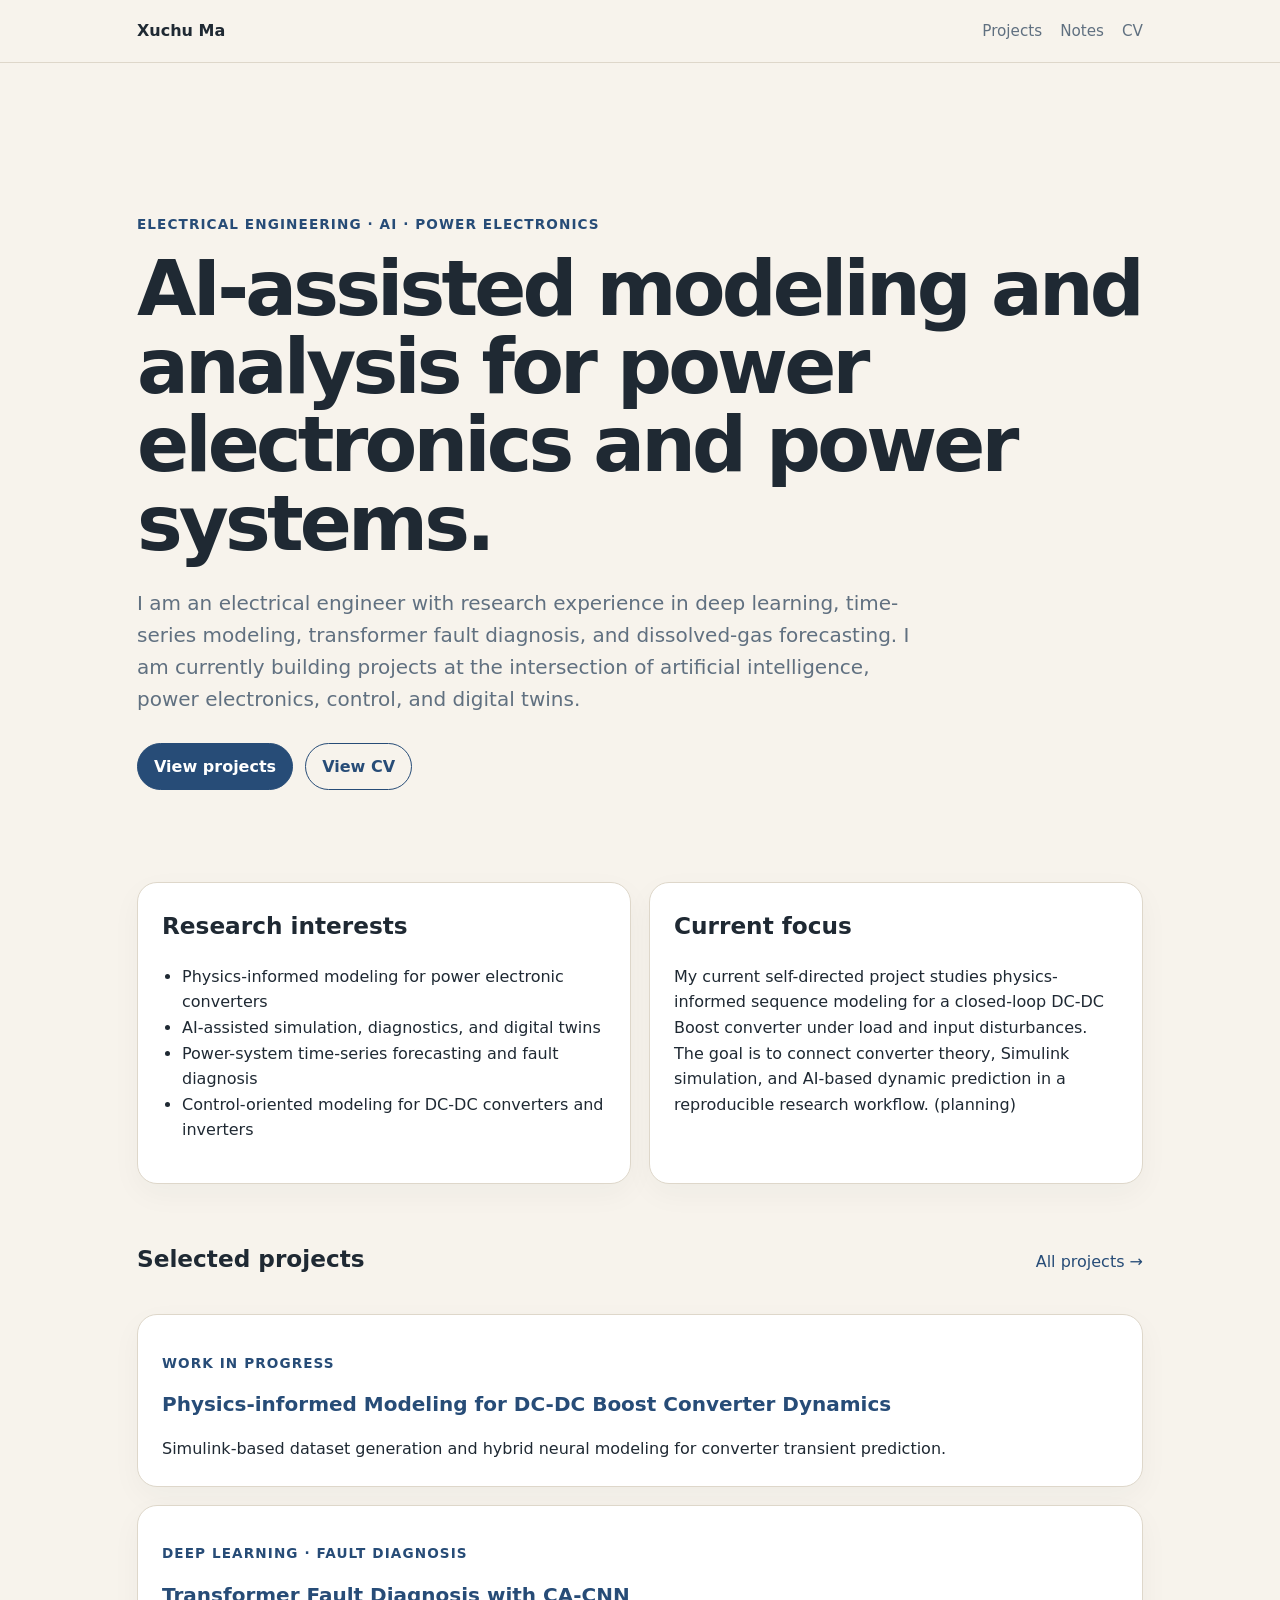
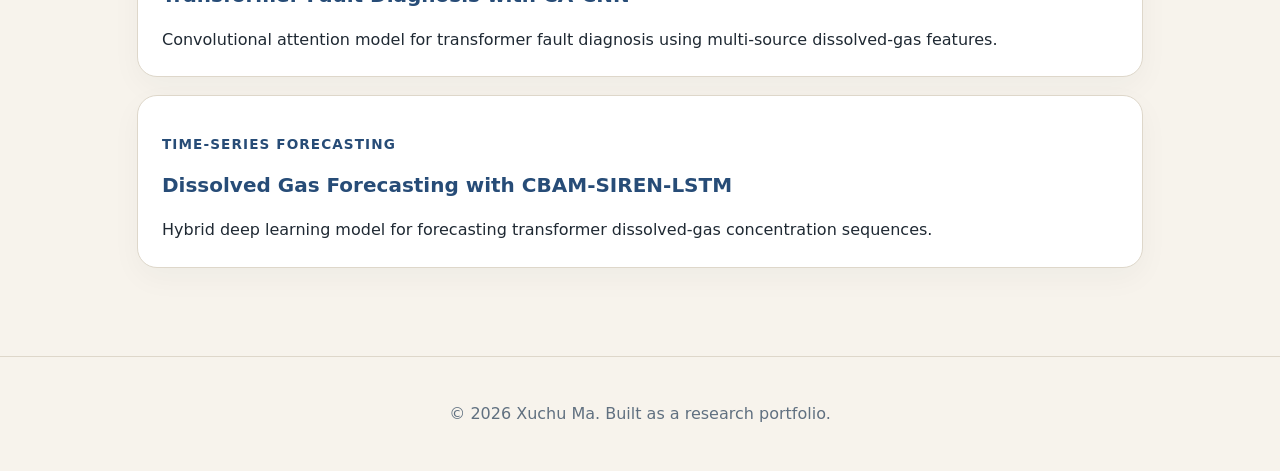
<file: index.html>
<!doctype html>
<html lang="en">

<head>
  <meta charset="utf-8" />
  <meta name="viewport" content="width=device-width, initial-scale=1" />
  <title>Xuchu Ma | Electrical Engineering & AI</title>
  <meta name="description"
    content="Xuchu Ma - Electrical engineering researcher working on AI for power electronics and power-system." />
  <link rel="stylesheet" href="assets/css/style.css" />
</head>

<body>
  <header class="site-header">
    <nav class="nav">
      <a class="brand" href="index.html">Xuchu Ma</a>
      <div class="nav-links">
        <a href="projects.html">Projects</a>
        <a href="notes.html">Notes</a>
        <a href="cv.html">CV</a>
      </div>
    </nav>
  </header>

  <main class="container">
    <section class="hero">
      <p class="eyebrow">Electrical Engineering · AI · Power Electronics</p>
      <h1>AI-assisted modeling and analysis for power electronics and power systems.</h1>
      <p class="lead">
        I am an electrical engineer with research experience in deep learning, time-series modeling,
        transformer fault diagnosis, and dissolved-gas forecasting. I am currently building projects at
        the intersection of artificial intelligence, power electronics, control, and digital twins.
      </p>
      <div class="cta-row">
        <a class="button" href="projects.html">View projects</a>
        <a class="button secondary" href="cv.html">View CV</a>
      </div>
    </section>

    <section class="grid two-col">
      <div class="card">
        <h2>Research interests</h2>
        <ul>
          <li>Physics-informed modeling for power electronic converters</li>
          <li>AI-assisted simulation, diagnostics, and digital twins</li>
          <li>Power-system time-series forecasting and fault diagnosis</li>
          <li>Control-oriented modeling for DC-DC converters and inverters</li>
        </ul>
      </div>
      <div class="card">
        <h2>Current focus</h2>
        <p>
          My current self-directed project studies physics-informed sequence modeling for a closed-loop
          DC-DC Boost converter under load and input disturbances. The goal is to connect converter theory,
          Simulink simulation, and AI-based dynamic prediction in a reproducible research workflow. (planning)
        </p>
      </div>
    </section>

    <section>
      <div class="section-header">
        <h2>Selected projects</h2>
        <a href="projects.html">All projects →</a>
      </div>
      <div class="project-list">
        <article class="project-card">
          <p class="tag">Work in progress</p>
          <h3><a href="projects/boost-pinn.html">Physics-informed Modeling for DC-DC Boost Converter Dynamics</a></h3>
          <p>Simulink-based dataset generation and hybrid neural modeling for converter transient prediction.</p>
        </article>
        <article class="project-card">
          <p class="tag">Deep learning · Fault diagnosis</p>
          <h3><a href="projects/transformer-ca-cnn.html">Transformer Fault Diagnosis with CA-CNN</a></h3>
          <p>Convolutional attention model for transformer fault diagnosis using multi-source dissolved-gas features.
          </p>
        </article>
        <article class="project-card">
          <p class="tag">Time-series forecasting</p>
          <h3><a href="projects/dga-forecasting.html">Dissolved Gas Forecasting with CBAM-SIREN-LSTM</a></h3>
          <p>Hybrid deep learning model for forecasting transformer dissolved-gas concentration sequences.</p>
        </article>
      </div>
    </section>
  </main>

  <footer class="footer">
    <p>© <span id="year"></span> Xuchu Ma. Built as a research portfolio.</p>
  </footer>
  <script>document.getElementById('year').textContent = new Date().getFullYear();</script>
</body>

</html>
</file>
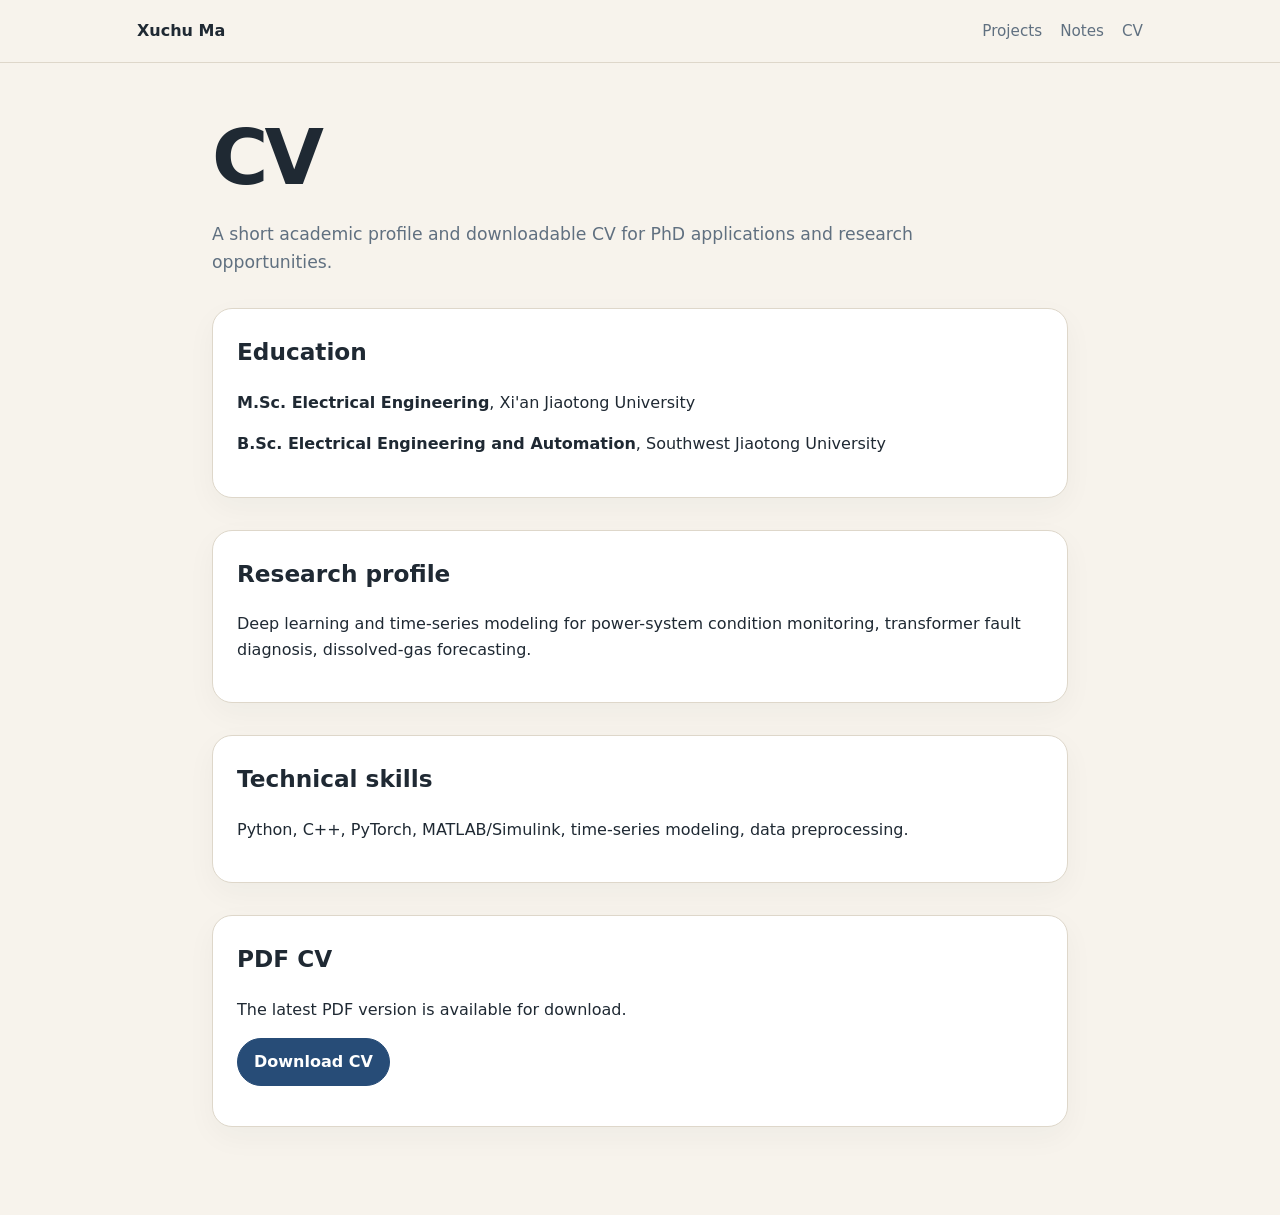
<file: cv.html>
<!doctype html>
<html lang="en">

<head>
  <meta charset="utf-8" />
  <meta name="viewport" content="width=device-width, initial-scale=1" />
  <title>CV | Xuchu Ma</title>
  <link rel="stylesheet" href="assets/css/style.css" />
</head>

<body>
  <header class="site-header">
    <nav class="nav">
      <a class="brand" href="index.html">Xuchu Ma</a>
      <div class="nav-links">
        <a href="projects.html">Projects</a>
        <a href="notes.html">Notes</a>
        <a href="cv.html">CV</a>
      </div>
    </nav>
  </header>
  <main class="container page">
    <h1>CV</h1>
    <p class="lead small">A short academic profile and downloadable CV for PhD applications and research opportunities.
    </p>

    <section class="card">
      <h2>Education</h2>
      <p><strong>M.Sc. Electrical Engineering</strong>, Xi'an Jiaotong University</p>
      <p><strong>B.Sc. Electrical Engineering and Automation</strong>, Southwest Jiaotong University</p>
    </section>

    <section class="card">
      <h2>Research profile</h2>
      <p>
        Deep learning and time-series modeling for power-system condition monitoring, transformer fault diagnosis,
        dissolved-gas forecasting.
      </p>
    </section>

    <section class="card">
      <h2>Technical skills</h2>
      <p>Python, C++, PyTorch, MATLAB/Simulink, time-series modeling, data preprocessing.</p>
    </section>

    <section class="card">
      <h2>PDF CV</h2>
      <p>The latest PDF version is available for download.</p>
      <p><a class="button" href="assets/files/Xuchu_Ma_CV.pdf" download>Download CV</a></p>
    </section>
  </main>
</body>

</html>
</file>
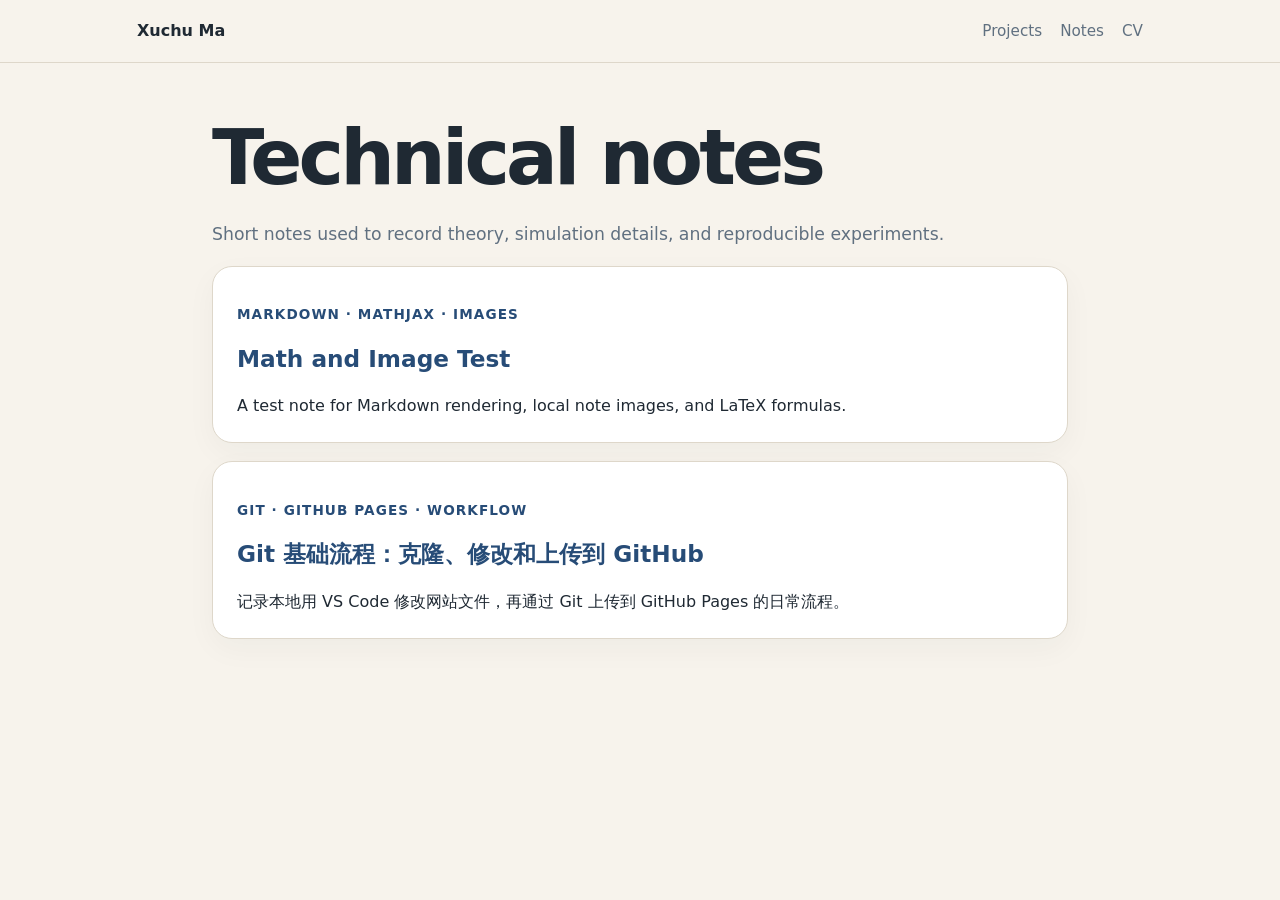
<file: notes.html>
<!doctype html>
<html lang="en">

<head>
  <meta charset="utf-8" />
  <meta name="viewport" content="width=device-width, initial-scale=1" />
  <title>Notes | Xuchu Ma</title>
  <link rel="stylesheet" href="assets/css/style.css" />
</head>

<body>
  <header class="site-header">
    <nav class="nav">
      <a class="brand" href="index.html">Xuchu Ma</a>
      <div class="nav-links">
        <a href="projects.html">Projects</a>
        <a href="notes.html">Notes</a>
        <a href="cv.html">CV</a>
      </div>
    </nav>
  </header>
  <main class="container page">
    <h1>Technical notes</h1>
    <p class="lead small">Short notes used to record theory, simulation details, and reproducible experiments.</p>
    <div class="project-list">
      <article class="project-card">
        <p class="tag">Markdown · MathJax · Images</p>
        <h2><a href="notes/view.html?note=math-test">Math and Image Test</a></h2>
        <p>A test note for Markdown rendering, local note images, and LaTeX formulas.</p>
      </article>
      <article class="project-card">
        <p class="tag">Git · GitHub Pages · Workflow</p>
        <h2><a href="notes/view.html?note=git-basic-flow">Git 基础流程：克隆、修改和上传到 GitHub</a></h2>
        <p>记录本地用 VS Code 修改网站文件，再通过 Git 上传到 GitHub Pages 的日常流程。</p>
      </article>
    </div>
  </main>
</body>

</html>
</file>
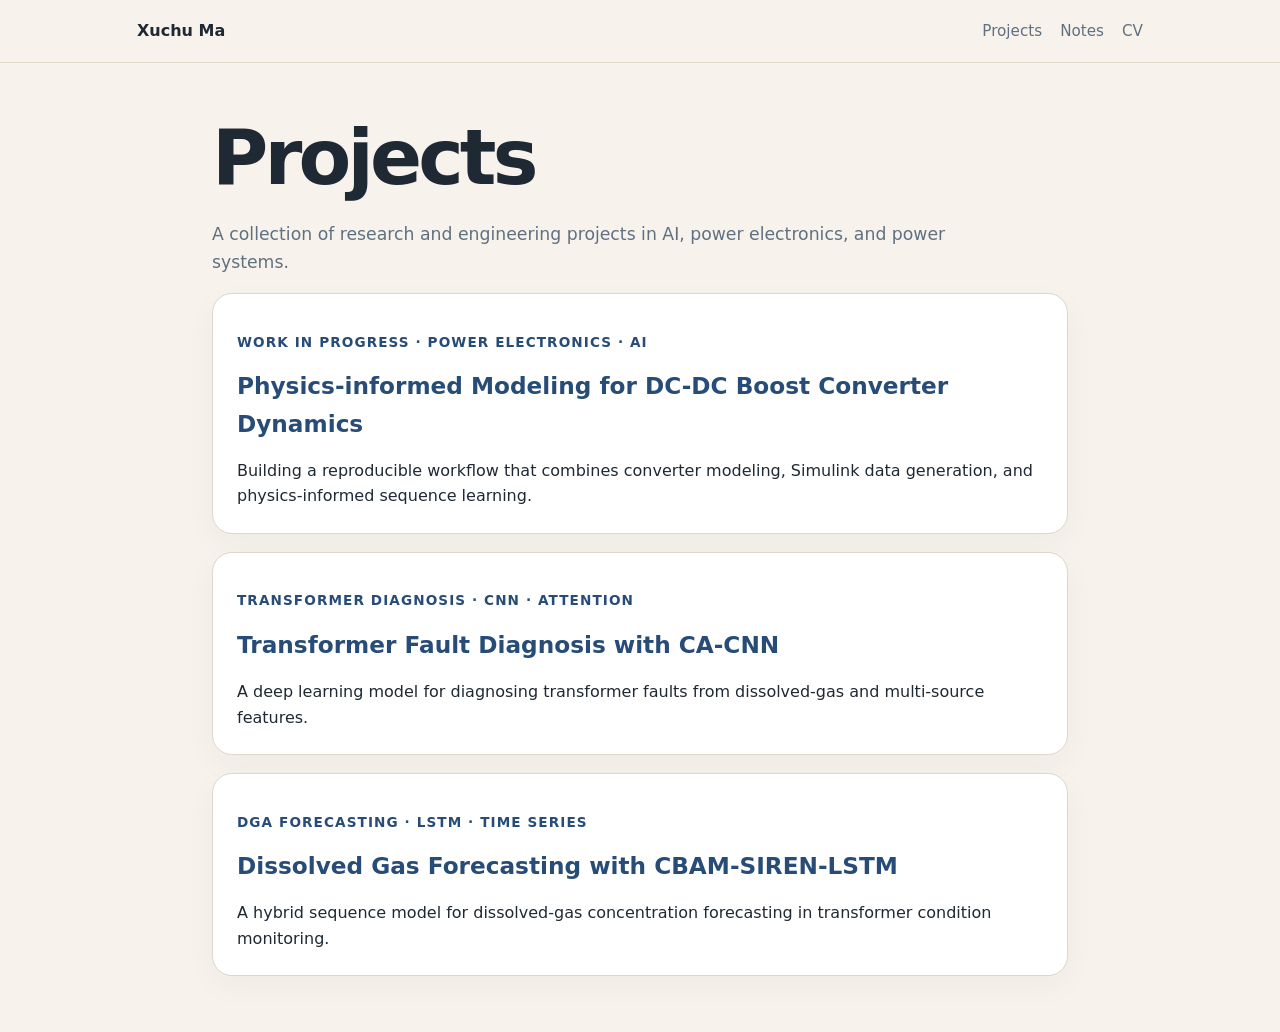
<file: projects.html>
<!doctype html>
<html lang="en">
<head>
  <meta charset="utf-8" />
  <meta name="viewport" content="width=device-width, initial-scale=1" />
  <title>Projects | Xuchu Ma</title>
  <link rel="stylesheet" href="assets/css/style.css" />
</head>
<body>
  <header class="site-header">
    <nav class="nav">
      <a class="brand" href="index.html">Xuchu Ma</a>
      <div class="nav-links">
        <a href="projects.html">Projects</a>
        <a href="notes.html">Notes</a>
        <a href="cv.html">CV</a>
      </div>
    </nav>
  </header>
  <main class="container page">
    <h1>Projects</h1>
    <p class="lead small">A collection of research and engineering projects in AI, power electronics, and power systems.</p>

    <div class="project-list">
      <article class="project-card">
        <p class="tag">Work in progress · Power electronics · AI</p>
        <h2><a href="projects/boost-pinn.html">Physics-informed Modeling for DC-DC Boost Converter Dynamics</a></h2>
        <p>Building a reproducible workflow that combines converter modeling, Simulink data generation, and physics-informed sequence learning.</p>
      </article>
      <article class="project-card">
        <p class="tag">Transformer diagnosis · CNN · Attention</p>
        <h2><a href="projects/transformer-ca-cnn.html">Transformer Fault Diagnosis with CA-CNN</a></h2>
        <p>A deep learning model for diagnosing transformer faults from dissolved-gas and multi-source features.</p>
      </article>
      <article class="project-card">
        <p class="tag">DGA forecasting · LSTM · Time series</p>
        <h2><a href="projects/dga-forecasting.html">Dissolved Gas Forecasting with CBAM-SIREN-LSTM</a></h2>
        <p>A hybrid sequence model for dissolved-gas concentration forecasting in transformer condition monitoring.</p>
      </article>
    </div>
  </main>
</body>
</html>
</file>
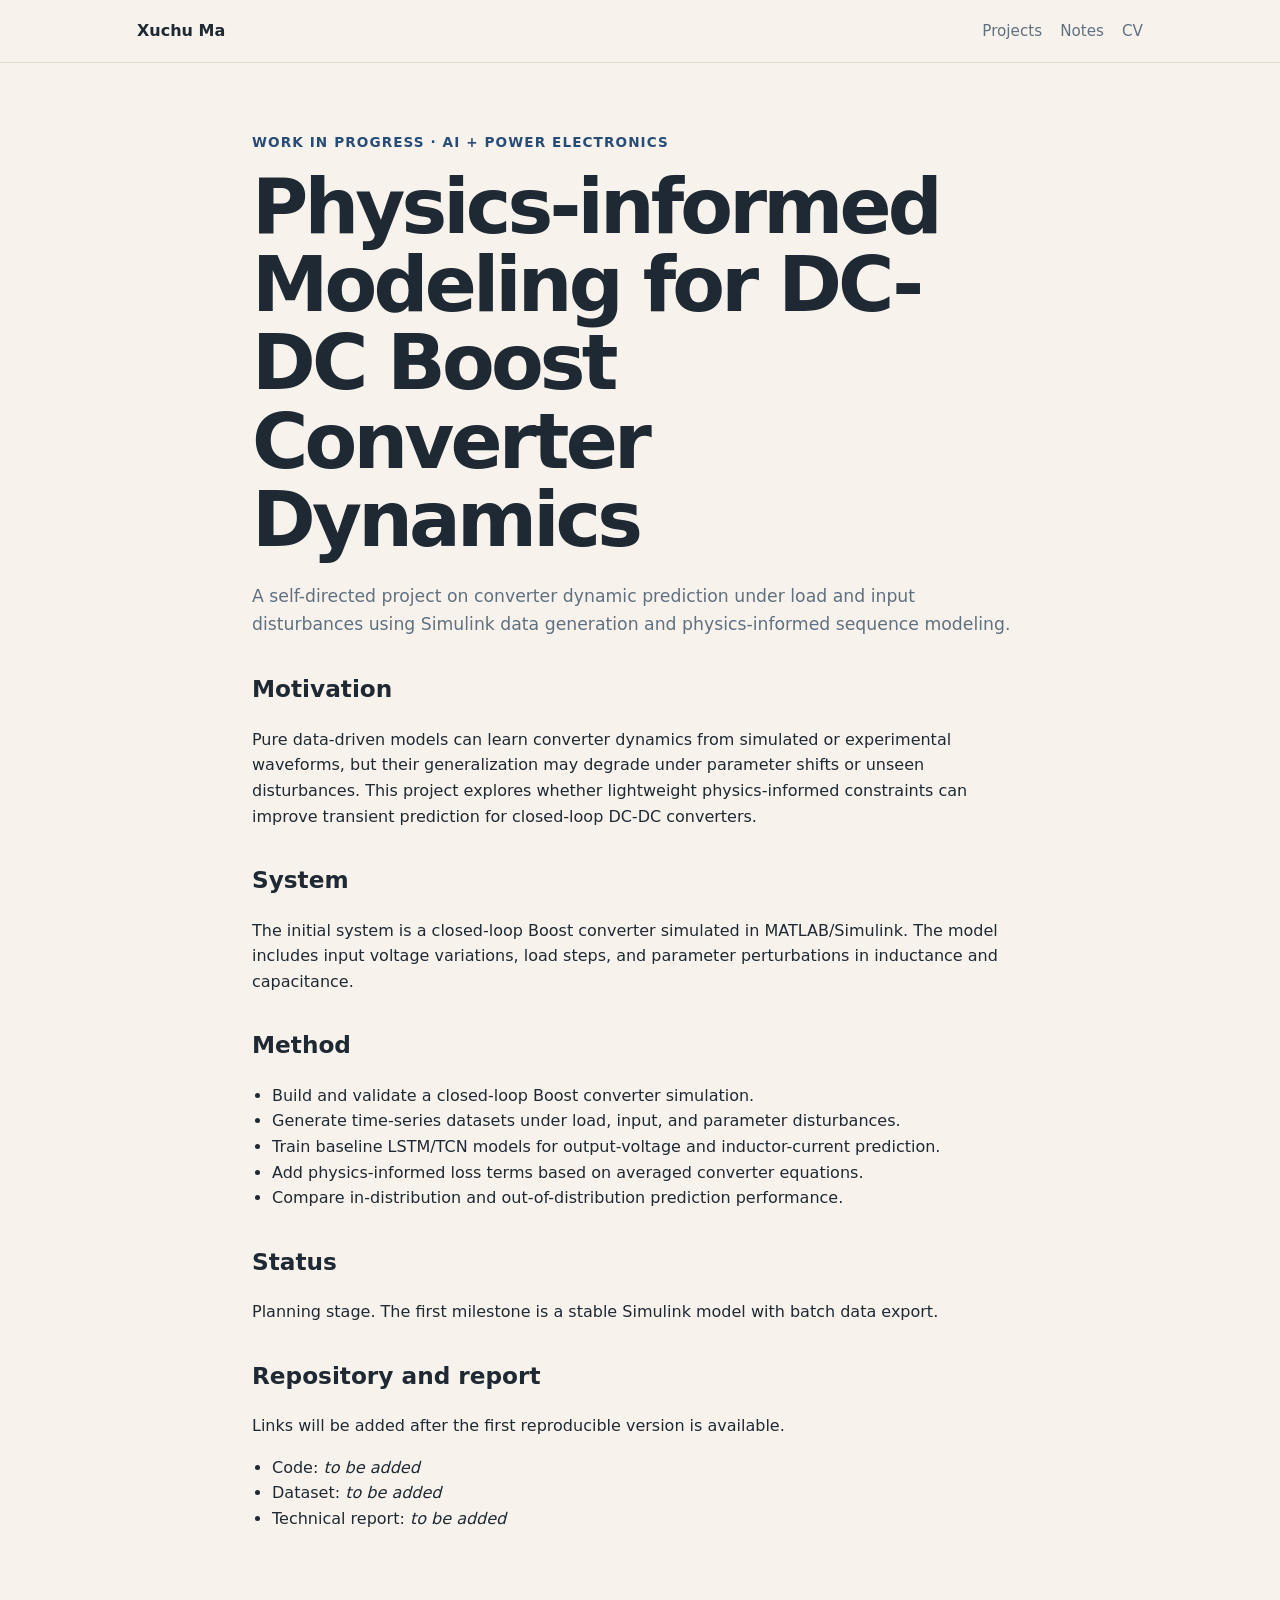
<file: projects/boost-pinn.html>
<!doctype html>
<html lang="en">
<head>
  <meta charset="utf-8" />
  <meta name="viewport" content="width=device-width, initial-scale=1" />
  <title>Physics-informed Modeling for DC-DC Boost Converter Dynamics | Xuchu Ma</title>
  <link rel="stylesheet" href="../assets/css/style.css" />
</head>
<body>
  <header class="site-header">
    <nav class="nav">
      <a class="brand" href="../index.html">Xuchu Ma</a>
      <div class="nav-links">
        <a href="../projects.html">Projects</a>
        <a href="../notes.html">Notes</a>
        <a href="../cv.html">CV</a>
      </div>
    </nav>
  </header>
  <main class="container page article">
    <p class="tag">Work in progress · AI + Power Electronics</p>
    <h1>Physics-informed Modeling for DC-DC Boost Converter Dynamics</h1>
    <p class="lead small">
      A self-directed project on converter dynamic prediction under load and input disturbances using Simulink data generation and physics-informed sequence modeling.
    </p>

    <section>
      <h2>Motivation</h2>
      <p>
        Pure data-driven models can learn converter dynamics from simulated or experimental waveforms, but their generalization may degrade under parameter shifts or unseen disturbances.
        This project explores whether lightweight physics-informed constraints can improve transient prediction for closed-loop DC-DC converters.
      </p>
    </section>

    <section>
      <h2>System</h2>
      <p>
        The initial system is a closed-loop Boost converter simulated in MATLAB/Simulink. The model includes input voltage variations, load steps, and parameter perturbations in inductance and capacitance.
      </p>
    </section>

    <section>
      <h2>Method</h2>
      <ul>
        <li>Build and validate a closed-loop Boost converter simulation.</li>
        <li>Generate time-series datasets under load, input, and parameter disturbances.</li>
        <li>Train baseline LSTM/TCN models for output-voltage and inductor-current prediction.</li>
        <li>Add physics-informed loss terms based on averaged converter equations.</li>
        <li>Compare in-distribution and out-of-distribution prediction performance.</li>
      </ul>
    </section>

    <section>
      <h2>Status</h2>
      <p>Planning stage. The first milestone is a stable Simulink model with batch data export.</p>
    </section>

    <section>
      <h2>Repository and report</h2>
      <p>Links will be added after the first reproducible version is available.</p>
      <ul>
        <li>Code: <em>to be added</em></li>
        <li>Dataset: <em>to be added</em></li>
        <li>Technical report: <em>to be added</em></li>
      </ul>
    </section>
  </main>
</body>
</html>
</file>
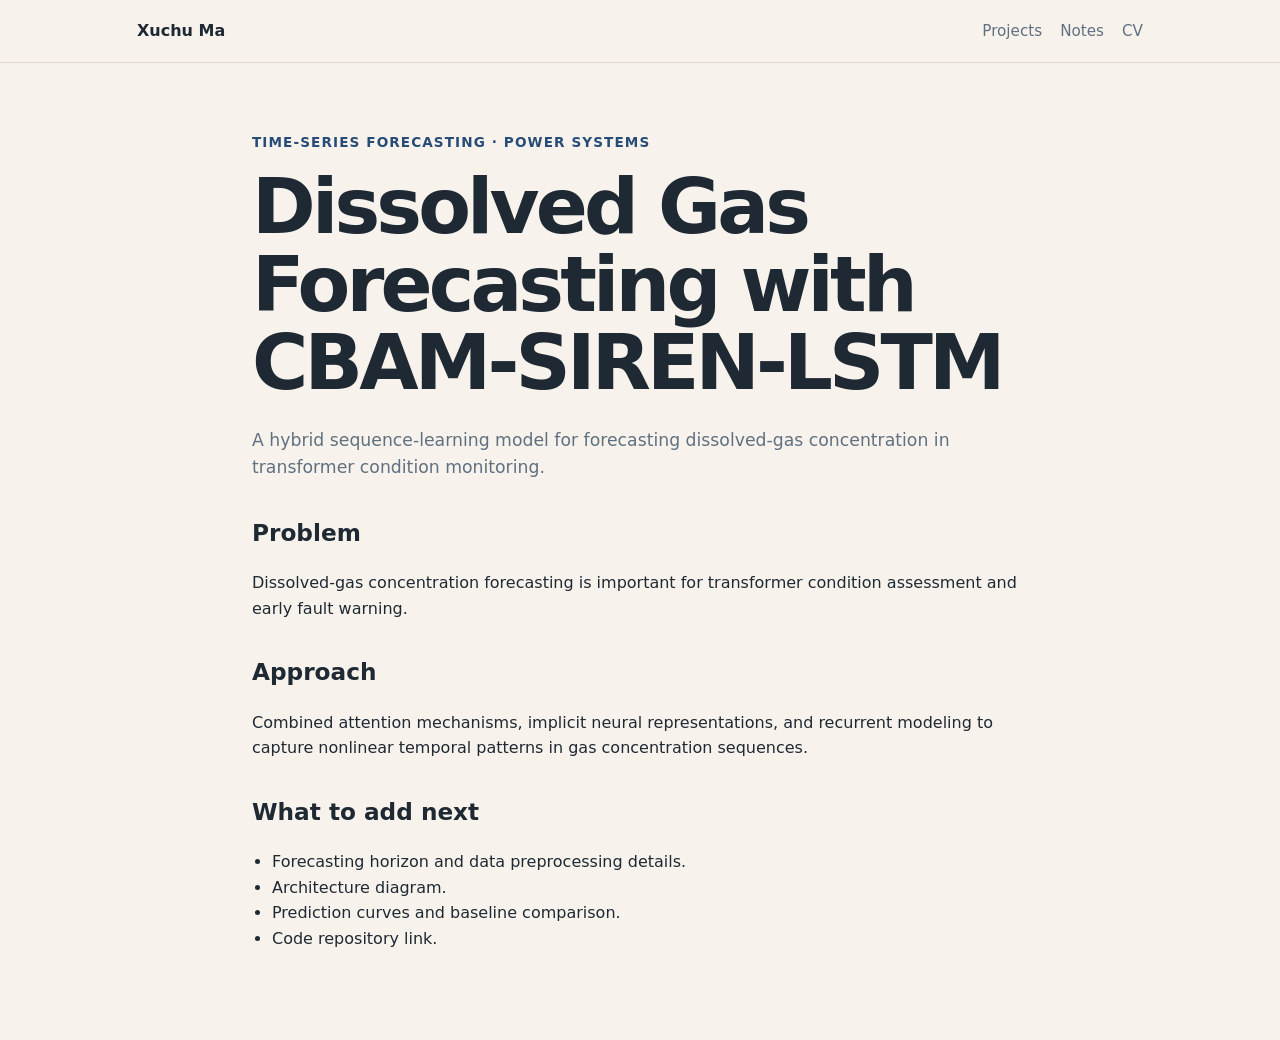
<file: projects/dga-forecasting.html>
<!doctype html>
<html lang="en">
<head>
  <meta charset="utf-8" />
  <meta name="viewport" content="width=device-width, initial-scale=1" />
  <title>Dissolved Gas Forecasting with CBAM-SIREN-LSTM | Xuchu Ma</title>
  <link rel="stylesheet" href="../assets/css/style.css" />
</head>
<body>
  <header class="site-header">
    <nav class="nav">
      <a class="brand" href="../index.html">Xuchu Ma</a>
      <div class="nav-links">
        <a href="../projects.html">Projects</a>
        <a href="../notes.html">Notes</a>
        <a href="../cv.html">CV</a>
      </div>
    </nav>
  </header>
  <main class="container page article">
    <p class="tag">Time-series forecasting · Power systems</p>
    <h1>Dissolved Gas Forecasting with CBAM-SIREN-LSTM</h1>
    <p class="lead small">A hybrid sequence-learning model for forecasting dissolved-gas concentration in transformer condition monitoring.</p>

    <section>
      <h2>Problem</h2>
      <p>Dissolved-gas concentration forecasting is important for transformer condition assessment and early fault warning.</p>
    </section>

    <section>
      <h2>Approach</h2>
      <p>Combined attention mechanisms, implicit neural representations, and recurrent modeling to capture nonlinear temporal patterns in gas concentration sequences.</p>
    </section>

    <section>
      <h2>What to add next</h2>
      <ul>
        <li>Forecasting horizon and data preprocessing details.</li>
        <li>Architecture diagram.</li>
        <li>Prediction curves and baseline comparison.</li>
        <li>Code repository link.</li>
      </ul>
    </section>
  </main>
</body>
</html>
</file>
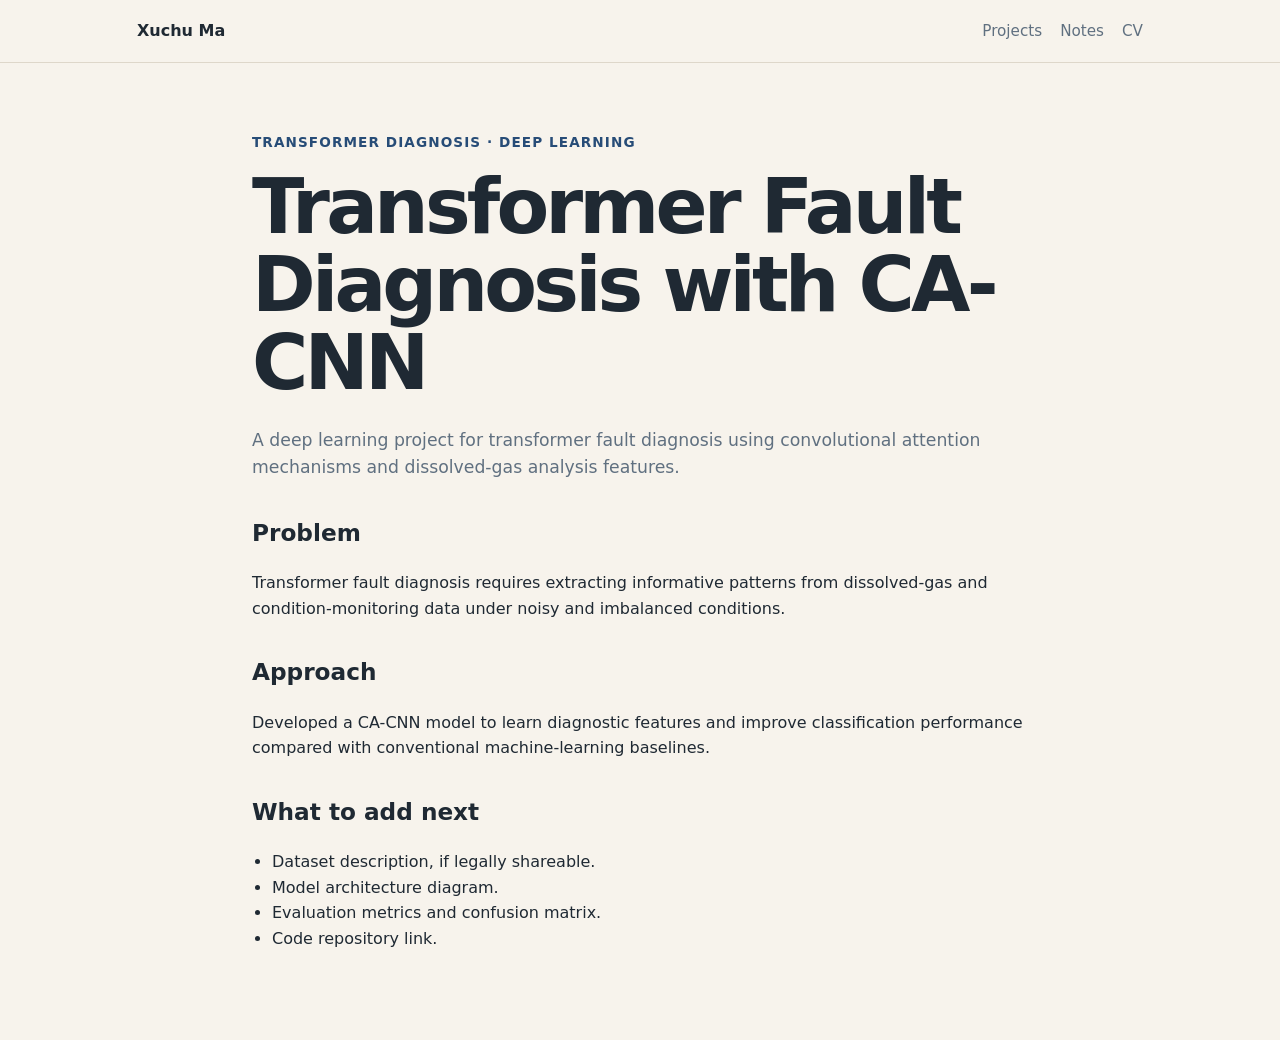
<file: projects/transformer-ca-cnn.html>
<!doctype html>
<html lang="en">
<head>
  <meta charset="utf-8" />
  <meta name="viewport" content="width=device-width, initial-scale=1" />
  <title>Transformer Fault Diagnosis with CA-CNN | Xuchu Ma</title>
  <link rel="stylesheet" href="../assets/css/style.css" />
</head>
<body>
  <header class="site-header">
    <nav class="nav">
      <a class="brand" href="../index.html">Xuchu Ma</a>
      <div class="nav-links">
        <a href="../projects.html">Projects</a>
        <a href="../notes.html">Notes</a>
        <a href="../cv.html">CV</a>
      </div>
    </nav>
  </header>
  <main class="container page article">
    <p class="tag">Transformer diagnosis · Deep learning</p>
    <h1>Transformer Fault Diagnosis with CA-CNN</h1>
    <p class="lead small">A deep learning project for transformer fault diagnosis using convolutional attention mechanisms and dissolved-gas analysis features.</p>

    <section>
      <h2>Problem</h2>
      <p>Transformer fault diagnosis requires extracting informative patterns from dissolved-gas and condition-monitoring data under noisy and imbalanced conditions.</p>
    </section>

    <section>
      <h2>Approach</h2>
      <p>Developed a CA-CNN model to learn diagnostic features and improve classification performance compared with conventional machine-learning baselines.</p>
    </section>

    <section>
      <h2>What to add next</h2>
      <ul>
        <li>Dataset description, if legally shareable.</li>
        <li>Model architecture diagram.</li>
        <li>Evaluation metrics and confusion matrix.</li>
        <li>Code repository link.</li>
      </ul>
    </section>
  </main>
</body>
</html>
</file>
<file: assets/css/style.css>
:root {
  --bg: #f7f3ec;
  --text: #1f2933;
  --muted: #607080;
  --card: #ffffff;
  --line: #ded7ca;
  --accent: #274c77;
  --accent-soft: #e2eaf2;
}

* { box-sizing: border-box; }
body {
  margin: 0;
  font-family: Inter, ui-sans-serif, system-ui, -apple-system, BlinkMacSystemFont, "Segoe UI", sans-serif;
  background: var(--bg);
  color: var(--text);
  line-height: 1.6;
}

a { color: var(--accent); text-decoration: none; }
a:hover { text-decoration: underline; }

.site-header {
  border-bottom: 1px solid var(--line);
  background: var(--bg);
  position: sticky;
  top: 0;
  left: 0;
  right: 0;
  z-index: 1000;
  isolation: isolate;
  backdrop-filter: blur(10px);
}

.nav {
  max-width: 1050px;
  margin: 0 auto;
  padding: 18px 22px;
  display: flex;
  justify-content: space-between;
  align-items: center;
  gap: 20px;
}

.brand { font-weight: 700; color: var(--text); }
.nav-links { display: flex; gap: 18px; flex-wrap: wrap; }
.nav-links a { color: var(--muted); font-size: 0.95rem; }

.container {
  max-width: 1050px;
  margin: 0 auto;
  padding: 56px 22px;
  position: relative;
  z-index: 0;
}

.page { max-width: 900px; }
.article { max-width: 820px; }

.hero { padding: 50px 0 60px; }
.eyebrow, .tag {
  color: var(--accent);
  font-size: 0.85rem;
  font-weight: 700;
  text-transform: uppercase;
  letter-spacing: 0.08em;
}

h1 { font-size: clamp(2.2rem, 7vw, 4.8rem); line-height: 1.02; margin: 0 0 24px; letter-spacing: -0.05em; }
h2 { font-size: 1.45rem; margin-top: 0; }
h3 { font-size: 1.25rem; margin: 0 0 8px; }

.lead { font-size: 1.25rem; color: var(--muted); max-width: 790px; }
.lead.small { font-size: 1.08rem; }

.cta-row { display: flex; gap: 12px; margin-top: 28px; flex-wrap: wrap; }
.button {
  display: inline-block;
  padding: 10px 16px;
  border-radius: 999px;
  background: var(--accent);
  color: white;
  font-weight: 700;
  border: 1px solid var(--accent);
}
.button:hover { text-decoration: none; opacity: 0.92; }
.button.secondary { background: transparent; color: var(--accent); }

.grid { display: grid; gap: 18px; }
.two-col { grid-template-columns: repeat(2, minmax(0, 1fr)); }
.card, .project-card {
  background: var(--card);
  border: 1px solid var(--line);
  border-radius: 20px;
  padding: 24px;
  box-shadow: 0 10px 30px rgba(31, 41, 51, 0.04);
}

.section-header {
  display: flex;
  align-items: baseline;
  justify-content: space-between;
  gap: 20px;
  margin-top: 56px;
  margin-bottom: 18px;
}

.project-list { display: grid; gap: 18px; }
.project-card h2, .project-card h3 { margin-bottom: 8px; }
.project-card p:last-child { margin-bottom: 0; }

.footer {
  border-top: 1px solid var(--line);
  color: var(--muted);
  text-align: center;
  padding: 28px;
}

code {
  background: var(--accent-soft);
  padding: 0.15rem 0.35rem;
  border-radius: 6px;
}

pre {
  overflow-x: auto;
  background: #1f2933;
  color: #f7f3ec;
  padding: 18px;
  border-radius: 12px;
}

pre code {
  background: transparent;
  color: inherit;
  padding: 0;
}

.markdown-note > :first-child { margin-top: 0; }
.markdown-note h1 {
  font-size: clamp(2rem, 6vw, 3.6rem);
  margin-bottom: 18px;
}
.markdown-note h2 { margin-top: 36px; }
.markdown-note img {
  display: block;
  max-width: 100%;
  height: auto;
  border-radius: 12px;
}
.markdown-note mjx-container {
  position: relative;
  z-index: 0;
}
.markdown-note table {
  width: 100%;
  border-collapse: collapse;
  margin: 22px 0;
  background: var(--card);
  border: 1px solid var(--line);
}
.markdown-note th,
.markdown-note td {
  padding: 10px 12px;
  border-bottom: 1px solid var(--line);
  text-align: left;
  vertical-align: top;
}
.markdown-note th {
  background: var(--accent-soft);
  color: var(--text);
}
.markdown-note blockquote {
  margin: 24px 0;
  padding: 4px 0 4px 18px;
  border-left: 4px solid var(--accent);
  color: var(--muted);
}
.note-error { color: #9f1239; }

section { margin: 32px 0; }
ul { padding-left: 1.25rem; }

@media (max-width: 760px) {
  .nav { align-items: flex-start; flex-direction: column; }
  .two-col { grid-template-columns: 1fr; }
  .container { padding-top: 36px; }
  .hero { padding-top: 20px; }
}
</file>
